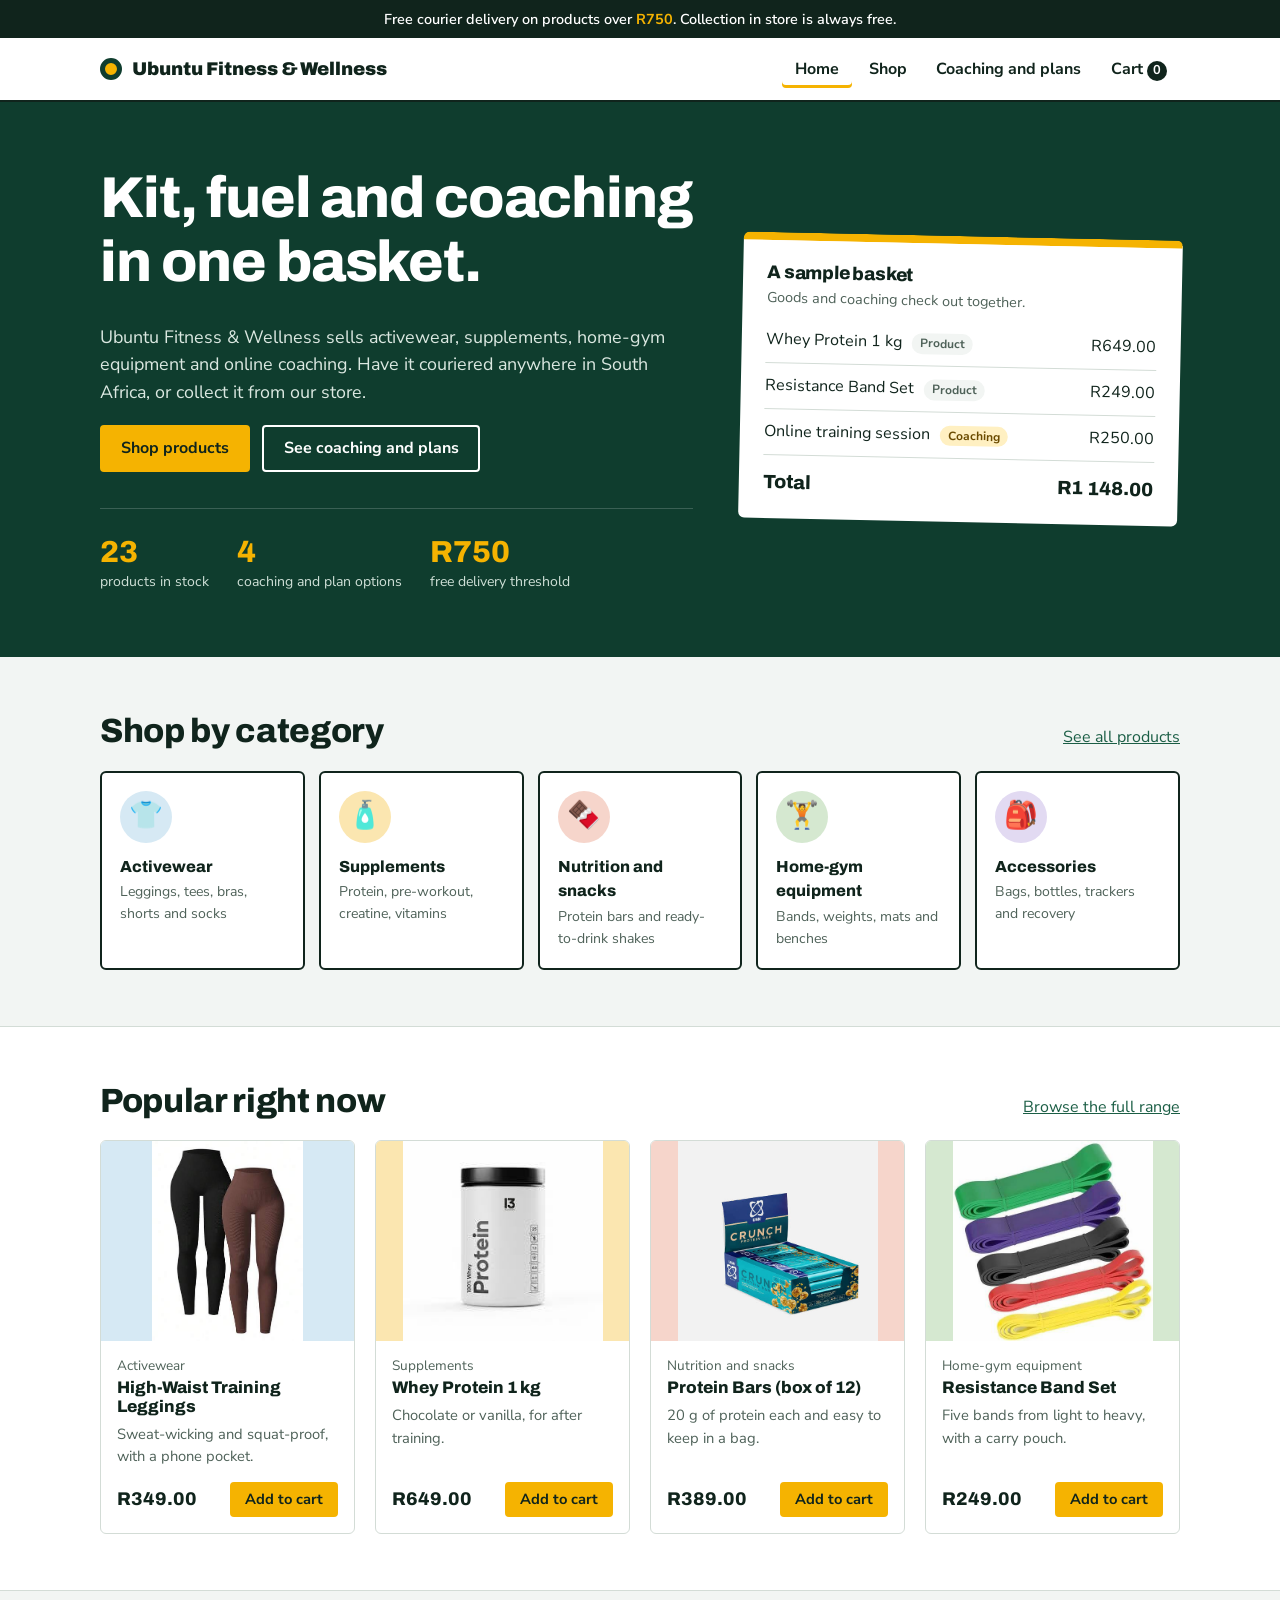
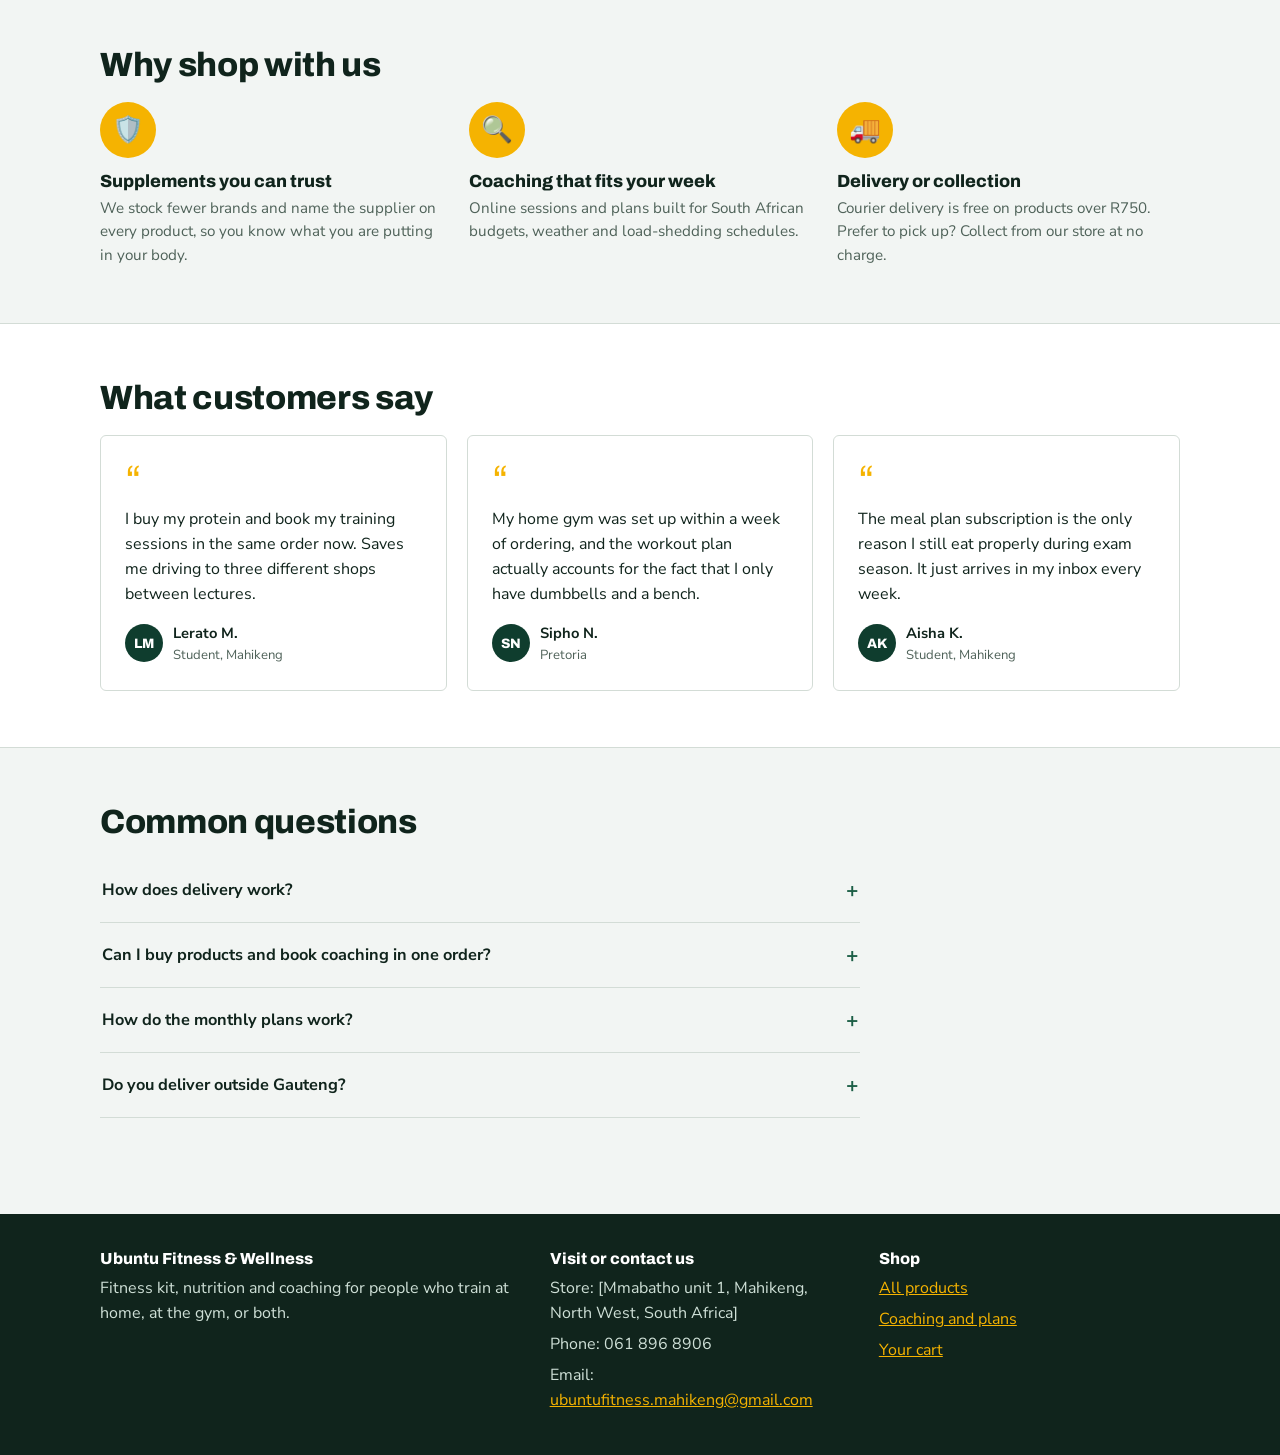
<file: index.html>
<!DOCTYPE html PUBLIC "-//W3C//DTD XHTML 1.0 Strict//EN" "http://www.w3.org/TR/xhtml1/DTD/xhtml1-strict.dtd">
<html xmlns="http://www.w3.org/1999/xhtml" xml:lang="en" lang="en">
<head>
  <meta http-equiv="Content-Type" content="text/html; charset=UTF-8" />
  <meta name="viewport" content="width=device-width, initial-scale=1" />
  <title>Ubuntu Fitness &amp; Wellness | Kit, fuel and coaching in one basket</title>
  <link rel="stylesheet" type="text/css" href="https://fonts.googleapis.com/css2?family=Archivo:wght@700;800;900&amp;family=Nunito+Sans:wght@400;600;700&amp;display=swap" />
  <link rel="stylesheet" type="text/css" href="css/style.css" />
</head>
<body>
  <div><a class="skip-link" href="#main">Skip to main content</a></div>

  <div class="promo-bar">
    <div class="wrap"><span>Free courier delivery on products over <strong>R750</strong>. Collection in store is always free.</span></div>
  </div>

  <div class="site-header">
    <div class="wrap header-inner">
      <a class="brand" href="index.html"><span class="brand-mark"></span>Ubuntu Fitness &amp; Wellness</a>
      <ul class="nav">
        <li><a class="active" href="index.html">Home</a></li>
        <li><a href="products.html">Shop</a></li>
        <li><a href="services.html">Coaching and plans</a></li>
        <li><a href="cart.html">Cart <span id="cart-count" class="cart-count">0</span></a></li>
      </ul>
    </div>
  </div>

  <div id="main">
    <div class="hero">
      <div class="wrap hero-grid">
        <div>
          <h1>Kit, fuel and coaching in one basket.</h1>
          <p>Ubuntu Fitness &amp; Wellness sells activewear, supplements, home-gym equipment and online coaching. Have it couriered anywhere in South Africa, or collect it from our store.</p>
          <div class="hero-actions">
            <a class="btn" href="products.html">Shop products</a>
            <a class="btn btn-outline" href="services.html">See coaching and plans</a>
          </div>
          <div class="stat-row">
            <div><span class="stat-num">23</span><span class="stat-label">products in stock</span></div>
            <div><span class="stat-num">4</span><span class="stat-label">coaching and plan options</span></div>
            <div><span class="stat-num">R750</span><span class="stat-label">free delivery threshold</span></div>
          </div>
        </div>

        <div class="basket-mock">
          <h2>A sample basket</h2>
          <p class="muted">Goods and coaching check out together.</p>
          <div class="mock-row"><span>Whey Protein 1 kg <span class="tag">Product</span></span><span>R649.00</span></div>
          <div class="mock-row"><span>Resistance Band Set <span class="tag">Product</span></span><span>R249.00</span></div>
          <div class="mock-row"><span>Online training session <span class="tag tag-service">Coaching</span></span><span>R250.00</span></div>
          <div class="mock-total"><span>Total</span><span>R1 148.00</span></div>
        </div>
      </div>
    </div>

    <div class="section">
      <div class="wrap">
        <div class="section-head">
          <h2>Shop by category</h2>
          <a href="products.html">See all products</a>
        </div>
        <div class="cat-grid">
          <a class="cat-tile" href="products.html?cat=activewear">
            <span class="cat-icon tile-activewear">&#128085;</span>
            <span class="cat-name">Activewear</span>
            <span class="cat-blurb">Leggings, tees, bras, shorts and socks</span>
          </a>
          <a class="cat-tile" href="products.html?cat=supplements">
            <span class="cat-icon tile-supplements">&#129524;</span>
            <span class="cat-name">Supplements</span>
            <span class="cat-blurb">Protein, pre-workout, creatine, vitamins</span>
          </a>
          <a class="cat-tile" href="products.html?cat=nutrition">
            <span class="cat-icon tile-nutrition">&#127851;</span>
            <span class="cat-name">Nutrition and snacks</span>
            <span class="cat-blurb">Protein bars and ready-to-drink shakes</span>
          </a>
          <a class="cat-tile" href="products.html?cat=equipment">
            <span class="cat-icon tile-equipment">&#127947;</span>
            <span class="cat-name">Home-gym equipment</span>
            <span class="cat-blurb">Bands, weights, mats and benches</span>
          </a>
          <a class="cat-tile" href="products.html?cat=accessories">
            <span class="cat-icon tile-accessories">&#127890;</span>
            <span class="cat-name">Accessories</span>
            <span class="cat-blurb">Bags, bottles, trackers and recovery</span>
          </a>
        </div>
      </div>
    </div>

    <div class="section band">
      <div class="wrap">
        <div class="section-head">
          <h2>Popular right now</h2>
          <a href="products.html">Browse the full range</a>
        </div>
        <div id="featured-grid" class="grid"></div>
        <noscript><p>Turn on JavaScript to see the products.</p></noscript>
      </div>
    </div>

    <div class="section">
      <div class="wrap">
        <h2>Why shop with us</h2>
        <div class="tile-grid">
          <div class="tile-feature">
            <span class="tile-icon">&#128737;&#65039;</span>
            <h3>Supplements you can trust</h3>
            <p>We stock fewer brands and name the supplier on every product, so you know what you are putting in your body.</p>
          </div>
          <div class="tile-feature">
            <span class="tile-icon">&#128269;</span>
            <h3>Coaching that fits your week</h3>
            <p>Online sessions and plans built for South African budgets, weather and load-shedding schedules.</p>
          </div>
          <div class="tile-feature">
            <span class="tile-icon">&#128666;</span>
            <h3>Delivery or collection</h3>
            <p>Courier delivery is free on products over R750. Prefer to pick up? Collect from our store at no charge.</p>
          </div>
        </div>
      </div>
    </div>

    <div class="section band">
      <div class="wrap">
        <h2>What customers say</h2>
        <div class="testimonials">
          <div class="testimonial">
            <span class="testimonial-mark">&#8220;</span>
            <p>I buy my protein and book my training sessions in the same order now. Saves me driving to three different shops between lectures.</p>
            <div class="testimonial-who">
              <span class="testimonial-avatar">LM</span>
              <span><span class="testimonial-name">Lerato M.</span><span class="testimonial-loc">Student, Mahikeng</span></span>
            </div>
          </div>
          <div class="testimonial">
            <span class="testimonial-mark">&#8220;</span>
            <p>My home gym was set up within a week of ordering, and the workout plan actually accounts for the fact that I only have dumbbells and a bench.</p>
            <div class="testimonial-who">
              <span class="testimonial-avatar">SN</span>
              <span><span class="testimonial-name">Sipho N.</span><span class="testimonial-loc">Pretoria</span></span>
            </div>
          </div>
          <div class="testimonial">
            <span class="testimonial-mark">&#8220;</span>
            <p>The meal plan subscription is the only reason I still eat properly during exam season. It just arrives in my inbox every week.</p>
            <div class="testimonial-who">
              <span class="testimonial-avatar">AK</span>
              <span><span class="testimonial-name">Aisha K.</span><span class="testimonial-loc">Student, Mahikeng</span></span>
            </div>
          </div>
        </div>
      </div>
    </div>

    <div class="section">
      <div class="wrap">
        <h2>Common questions</h2>
        <div class="faq-list">
          <div class="faq-item">
            <button type="button" class="faq-q">How does delivery work?<span class="faq-icon">+</span></button>
            <div class="faq-a"><p>Courier delivery costs R80 and is free once your products come to R750 or more. You can also collect from our store at no charge. Coaching and plans are never delivered, since there is nothing to ship.</p></div>
          </div>
          <div class="faq-item">
            <button type="button" class="faq-q">Can I buy products and book coaching in one order?<span class="faq-icon">+</span></button>
            <div class="faq-a"><p>Yes. Add anything from the shop and the coaching and plans page to the same cart, and pay for it all in one checkout.</p></div>
          </div>
          <div class="faq-item">
            <button type="button" class="faq-q">How do the monthly plans work?<span class="faq-icon">+</span></button>
            <div class="faq-a"><p>Meal and workout plan subscriptions renew monthly and you can cancel at any time. The personal training monthly package includes eight sessions, and unused sessions can roll over.</p></div>
          </div>
          <div class="faq-item">
            <button type="button" class="faq-q">Do you deliver outside Gauteng?<span class="faq-icon">+</span></button>
            <div class="faq-a"><p>Courier delivery covers South Africa. Delivery times are longer outside major metros, and bulky items like benches may take a little longer to arrive.</p></div>
          </div>
        </div>
      </div>
    </div>
  </div>

  <div class="site-footer">
    <div class="wrap footer-grid">
      <div>
        <h3>Ubuntu Fitness &amp; Wellness</h3>
        <p>Fitness kit, nutrition and coaching for people who train at home, at the gym, or both.</p>
      </div>
      <div>
        <h3>Visit or contact us</h3>
        <p>Store: [Mmabatho unit 1, Mahikeng, North West, South Africa]</p>
        <p>Phone: 061 896 8906</p>
        <p>Email: <a href="mailto:ubuntufitness.mahikeng@gmail.com">ubuntufitness.mahikeng@gmail.com</a></p>
      </div>
      <div>
        <h3>Shop</h3>
        <p><a href="products.html">All products</a></p>
        <p><a href="services.html">Coaching and plans</a></p>
        <p><a href="cart.html">Your cart</a></p>
      </div>
    </div>
  </div>

  <script type="text/javascript" src="js/products.js"></script>
  <script type="text/javascript" src="js/cart.js"></script>
  <script type="text/javascript" src="js/shop.js"></script>
  <script type="text/javascript" src="js/faq.js"></script>
</body>
</html>
</file>
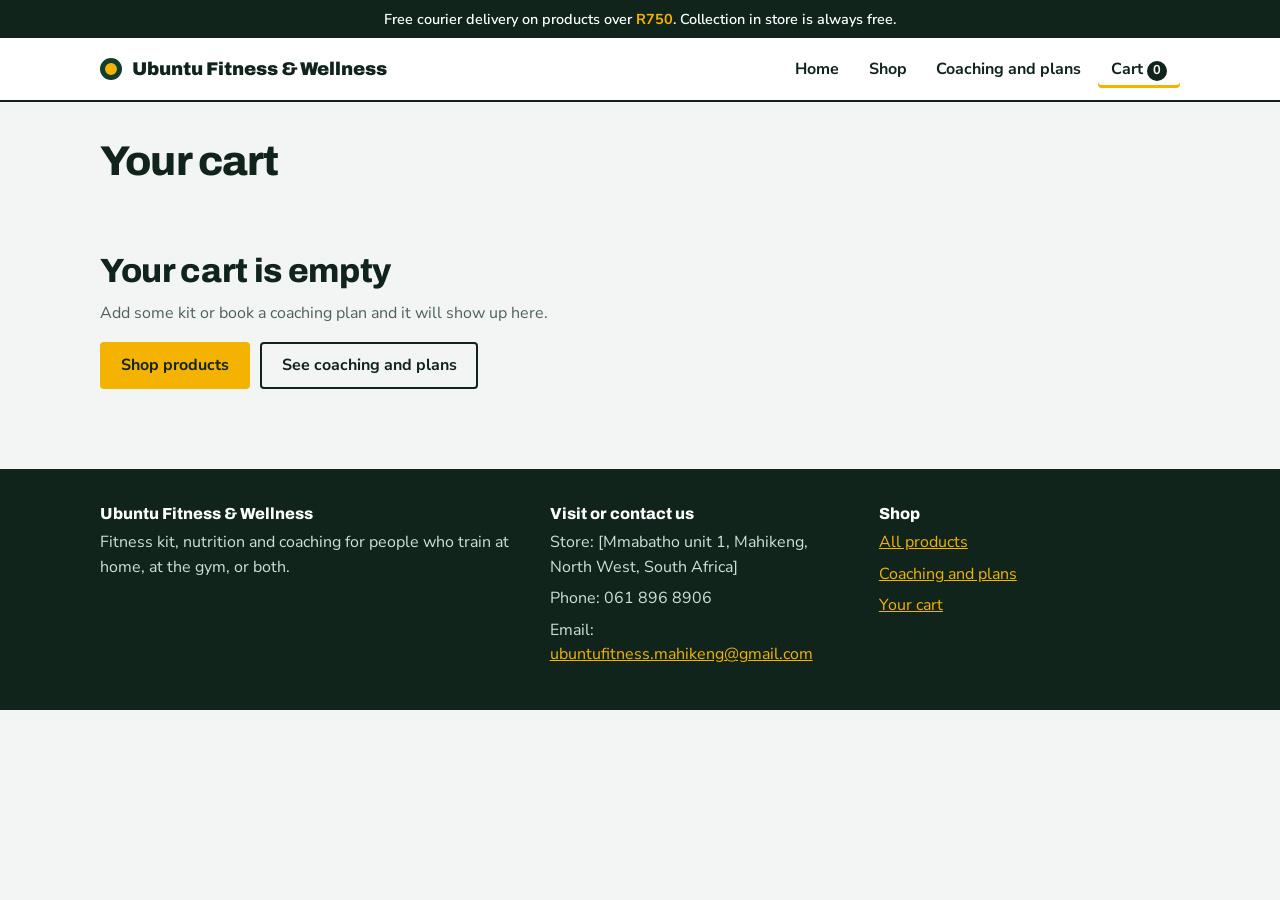
<file: cart.html>
<!DOCTYPE html PUBLIC "-//W3C//DTD XHTML 1.0 Strict//EN" "http://www.w3.org/TR/xhtml1/DTD/xhtml1-strict.dtd">
<html xmlns="http://www.w3.org/1999/xhtml" xml:lang="en" lang="en">
<head>
  <meta http-equiv="Content-Type" content="text/html; charset=UTF-8" />
  <meta name="viewport" content="width=device-width, initial-scale=1" />
  <title>Your cart | Ubuntu Fitness &amp; Wellness</title>
  <link rel="stylesheet" type="text/css" href="https://fonts.googleapis.com/css2?family=Archivo:wght@700;800;900&amp;family=Nunito+Sans:wght@400;600;700&amp;display=swap" />
  <link rel="stylesheet" type="text/css" href="css/style.css" />
</head>
<body>
  <div><a class="skip-link" href="#main">Skip to main content</a></div>

  <div class="promo-bar">
    <div class="wrap"><span>Free courier delivery on products over <strong>R750</strong>. Collection in store is always free.</span></div>
  </div>

  <div class="site-header">
    <div class="wrap header-inner">
      <a class="brand" href="index.html"><span class="brand-mark"></span>Ubuntu Fitness &amp; Wellness</a>
      <ul class="nav">
        <li><a href="index.html">Home</a></li>
        <li><a href="products.html">Shop</a></li>
        <li><a href="services.html">Coaching and plans</a></li>
        <li><a class="active" href="cart.html">Cart <span id="cart-count" class="cart-count">0</span></a></li>
      </ul>
    </div>
  </div>

  <div id="main">
    <div class="wrap page-head">
      <h1>Your cart</h1>
    </div>
    <div class="wrap">
      <div id="cart-content"></div>
      <noscript><p>Turn on JavaScript to use the shopping cart.</p></noscript>
    </div>
  </div>

  <div class="site-footer">
    <div class="wrap footer-grid">
      <div>
        <h3>Ubuntu Fitness &amp; Wellness</h3>
        <p>Fitness kit, nutrition and coaching for people who train at home, at the gym, or both.</p>
      </div>
      <div>
        <h3>Visit or contact us</h3>
        <p>Store: [Mmabatho unit 1, Mahikeng, North West, South Africa]</p>
        <p>Phone: 061 896 8906</p>
        <p>Email: <a href="mailto:ubuntufitness.mahikeng@gmail.com">ubuntufitness.mahikeng@gmail.com</a></p>
      </div>
      <div>
        <h3>Shop</h3>
        <p><a href="products.html">All products</a></p>
        <p><a href="services.html">Coaching and plans</a></p>
        <p><a href="cart.html">Your cart</a></p>
      </div>
    </div>
  </div>

  <script type="text/javascript" src="js/products.js"></script>
  <script type="text/javascript" src="js/cart.js"></script>
  <script type="text/javascript" src="js/cartpage.js"></script>
</body>
</html>
</file>
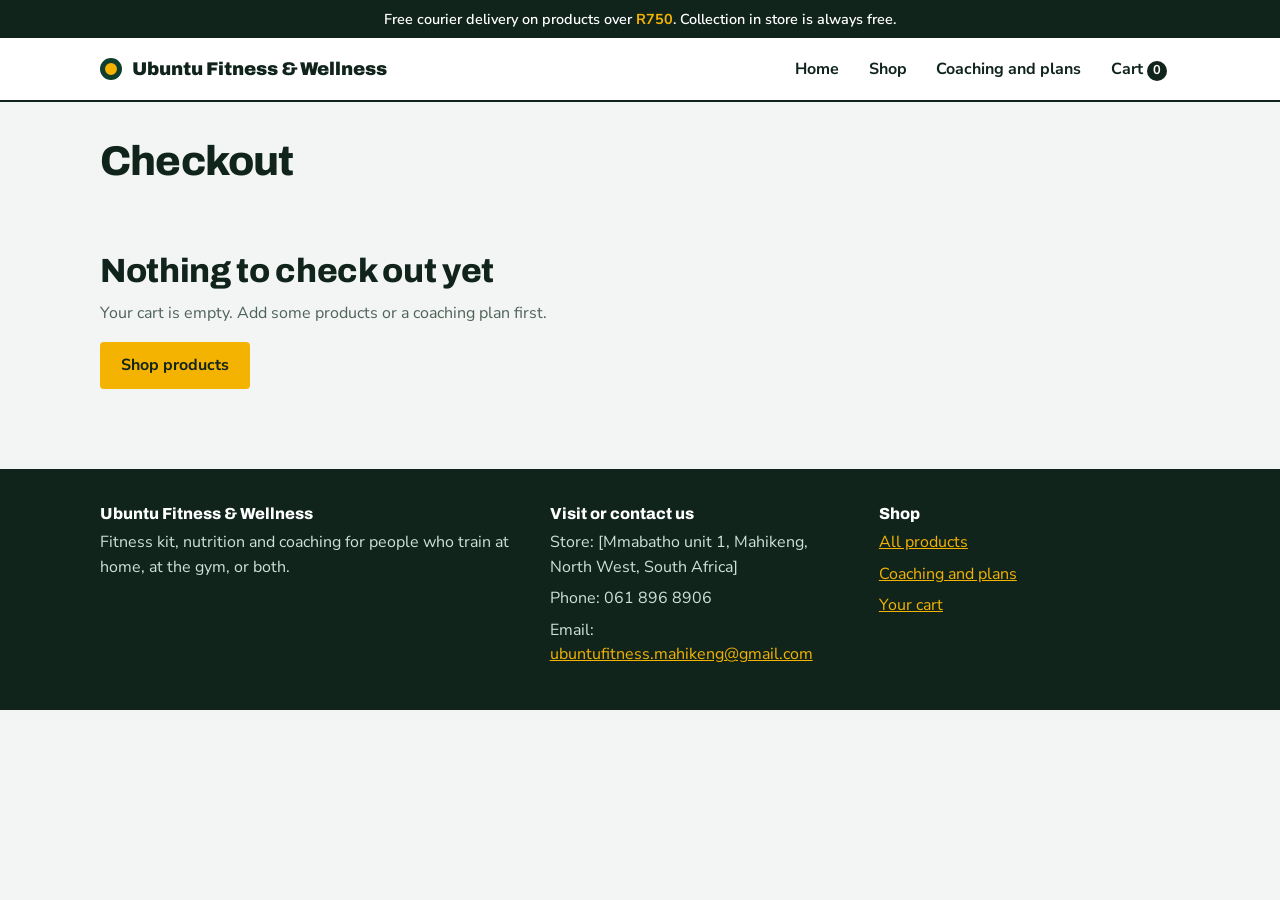
<file: checkout.html>
<!DOCTYPE html PUBLIC "-//W3C//DTD XHTML 1.0 Strict//EN" "http://www.w3.org/TR/xhtml1/DTD/xhtml1-strict.dtd">
<html xmlns="http://www.w3.org/1999/xhtml" xml:lang="en" lang="en">
<head>
  <meta http-equiv="Content-Type" content="text/html; charset=UTF-8" />
  <meta name="viewport" content="width=device-width, initial-scale=1" />
  <title>Checkout | Ubuntu Fitness &amp; Wellness</title>
  <link rel="stylesheet" type="text/css" href="https://fonts.googleapis.com/css2?family=Archivo:wght@700;800;900&amp;family=Nunito+Sans:wght@400;600;700&amp;display=swap" />
  <link rel="stylesheet" type="text/css" href="css/style.css" />
</head>
<body>
  <div><a class="skip-link" href="#main">Skip to main content</a></div>

  <div class="promo-bar">
    <div class="wrap"><span>Free courier delivery on products over <strong>R750</strong>. Collection in store is always free.</span></div>
  </div>

  <div class="site-header">
    <div class="wrap header-inner">
      <a class="brand" href="index.html"><span class="brand-mark"></span>Ubuntu Fitness &amp; Wellness</a>
      <ul class="nav">
        <li><a href="index.html">Home</a></li>
        <li><a href="products.html">Shop</a></li>
        <li><a href="services.html">Coaching and plans</a></li>
        <li><a href="cart.html">Cart <span id="cart-count" class="cart-count">0</span></a></li>
      </ul>
    </div>
  </div>

  <div id="main">
    <div class="wrap page-head">
      <h1>Checkout</h1>
    </div>

    <div class="wrap">
      <div id="checkout-empty" class="hidden">
        <h2>Nothing to check out yet</h2>
        <p class="muted">Your cart is empty. Add some products or a coaching plan first.</p>
        <a class="btn" href="products.html">Shop products</a>
      </div>

      <div id="checkout-grid" class="checkout-grid">
        <form id="checkout-form" action="checkout.html" method="post">

          <fieldset class="fs">
            <legend>Your details</legend>
            <div class="field">
              <label for="f-name">Full name</label>
              <input type="text" id="f-name" name="name" maxlength="80" />
              <span id="err-name" class="field-error"></span>
            </div>
            <div class="field">
              <label for="f-email">Email address</label>
              <input type="text" id="f-email" name="email" maxlength="120" />
              <span id="err-email" class="field-error"></span>
            </div>
            <div class="field">
              <label for="f-phone">Cell phone number</label>
              <input type="text" id="f-phone" name="phone" maxlength="20" />
              <span id="err-phone" class="field-error"></span>
            </div>
          </fieldset>

          <fieldset id="delivery-fieldset" class="fs">
            <legend>Delivery</legend>
            <div class="choice">
              <input type="radio" id="d-courier" name="delivery" value="courier" checked="checked" />
              <label for="d-courier">Courier delivery. R80, or free when your products come to R750 or more.</label>
            </div>
            <div class="choice">
              <input type="radio" id="d-collect" name="delivery" value="collect" />
              <label for="d-collect">Collect in store. Free.</label>
            </div>

            <div id="address-block">
              <div class="field">
                <label for="f-street">Street address</label>
                <input type="text" id="f-street" name="street" maxlength="100" />
                <span id="err-street" class="field-error"></span>
              </div>
              <div class="field-row">
                <div class="field">
                  <label for="f-suburb">Suburb</label>
                  <input type="text" id="f-suburb" name="suburb" maxlength="60" />
                  <span id="err-suburb" class="field-error"></span>
                </div>
                <div class="field">
                  <label for="f-city">City or town</label>
                  <input type="text" id="f-city" name="city" maxlength="60" />
                  <span id="err-city" class="field-error"></span>
                </div>
              </div>
              <div class="field-row">
                <div class="field">
                  <label for="f-province">Province</label>
                  <select id="f-province" name="province">
                    <option value="">Choose a province</option>
                    <option value="Eastern Cape">Eastern Cape</option>
                    <option value="Free State">Free State</option>
                    <option value="Gauteng">Gauteng</option>
                    <option value="KwaZulu-Natal">KwaZulu-Natal</option>
                    <option value="Limpopo">Limpopo</option>
                    <option value="Mpumalanga">Mpumalanga</option>
                    <option value="North West">North West</option>
                    <option value="Northern Cape">Northern Cape</option>
                    <option value="Western Cape">Western Cape</option>
                  </select>
                  <span id="err-province" class="field-error"></span>
                </div>
                <div class="field">
                  <label for="f-postal">Postal code</label>
                  <input type="text" id="f-postal" name="postal" maxlength="4" />
                  <span id="err-postal" class="field-error"></span>
                </div>
              </div>
            </div>
          </fieldset>

          <fieldset class="fs">
            <legend>Payment</legend>
            <p class="hint">  We accept Visa and Mastercard. Your payment is processed securely and your card details are never stored.</p>
            <div class="field">
              <label for="f-cardnumber">Card number</label>
              <input type="text" id="f-cardnumber" name="cardnumber" maxlength="23" />
              <span id="err-cardnumber" class="field-error"></span>
            </div>
            <div class="field">
              <label for="f-cardname">Name on card</label>
              <input type="text" id="f-cardname" name="cardname" maxlength="80" />
              <span id="err-cardname" class="field-error"></span>
            </div>
            <div class="field-row">
              <div class="field">
                <label for="f-expiry">Expiry (MM/YY)</label>
                <input type="text" id="f-expiry" name="expiry" maxlength="5" />
                <span id="err-expiry" class="field-error"></span>
              </div>
              <div class="field">
                <label for="f-cvv">Security code (CVV)</label>
                <input type="text" id="f-cvv" name="cvv" maxlength="4" />
                <span id="err-cvv" class="field-error"></span>
              </div>
            </div>
          </fieldset>

          <div>
            <p id="form-message" class="notice hidden"></p>
            <button type="submit" id="pay-btn" class="btn btn-wide">Pay now</button>
          </div>
        </form>

        <div id="order-summary" class="summary"></div>
      </div>
      <noscript><p>Turn on JavaScript to use the checkout.</p></noscript>
    </div>
  </div>

  <div class="site-footer">
    <div class="wrap footer-grid">
      <div>
        <h3>Ubuntu Fitness &amp; Wellness</h3>
        <p>Fitness kit, nutrition and coaching for people who train at home, at the gym, or both.</p>
      </div>
      <div>
        <h3>Visit or contact us</h3>
        <p>Store: [Mmabatho unit 1, Mahikeng, North West, South Africa]</p>
        <p>Phone: 061 896 8906</p>
        <p>Email: <a href="mailto:ubuntufitness.mahikeng@gmail.com">ubuntufitness.mahikeng@gmail.com</a></p>
      </div>
      <div>
        <h3>Shop</h3>
        <p><a href="products.html">All products</a></p>
        <p><a href="services.html">Coaching and plans</a></p>
        <p><a href="cart.html">Your cart</a></p>
      </div>
    </div>
  </div>

  <script type="text/javascript" src="js/products.js"></script>
  <script type="text/javascript" src="js/cart.js"></script>
  <script type="text/javascript" src="js/checkout.js"></script>
</body>
</html>
</file>
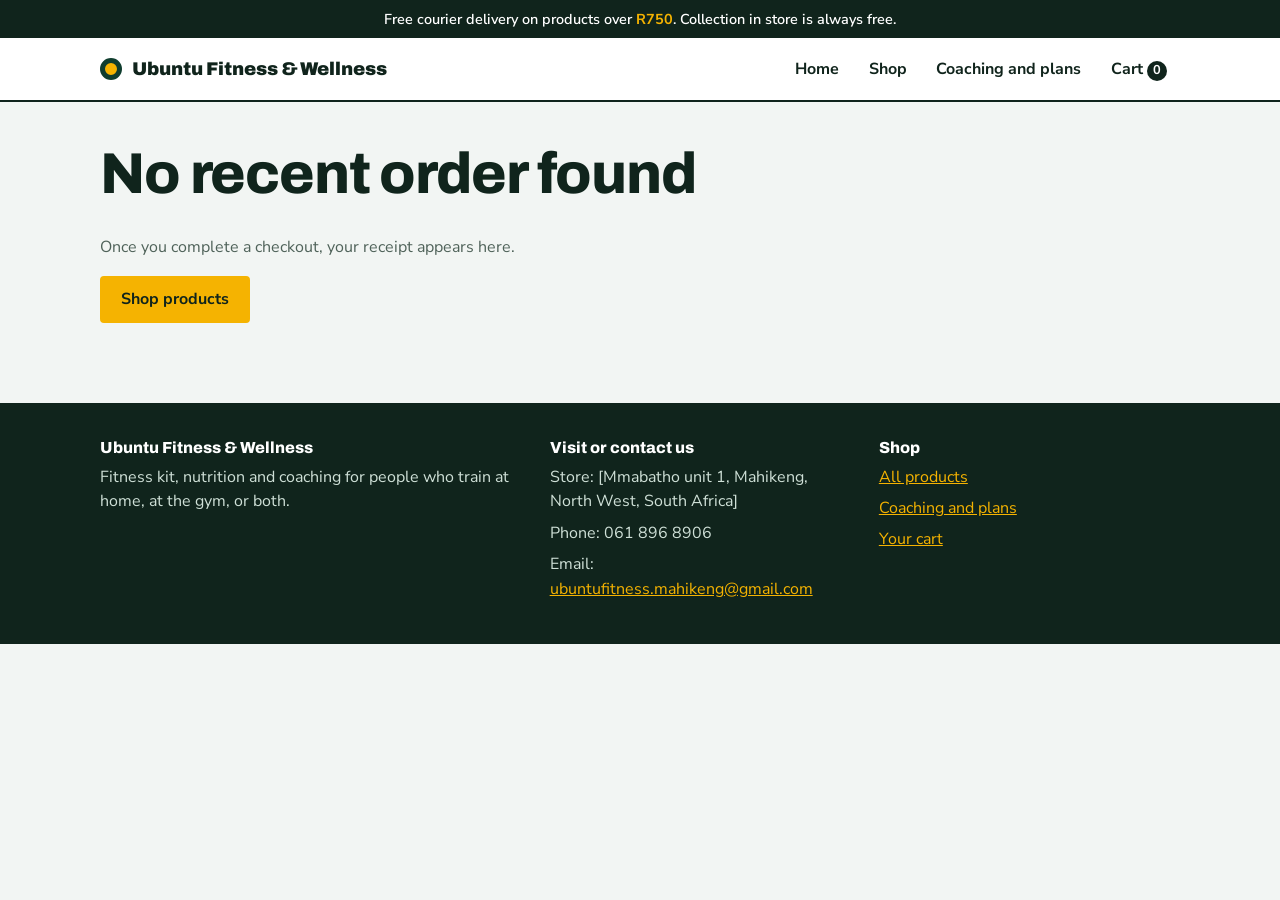
<file: confirmation.html>
<!DOCTYPE html PUBLIC "-//W3C//DTD XHTML 1.0 Strict//EN" "http://www.w3.org/TR/xhtml1/DTD/xhtml1-strict.dtd">
<html xmlns="http://www.w3.org/1999/xhtml" xml:lang="en" lang="en">
<head>
  <meta http-equiv="Content-Type" content="text/html; charset=UTF-8" />
  <meta name="viewport" content="width=device-width, initial-scale=1" />
  <title>Order confirmed | Ubuntu Fitness &amp; Wellness</title>
  <link rel="stylesheet" type="text/css" href="https://fonts.googleapis.com/css2?family=Archivo:wght@700;800;900&amp;family=Nunito+Sans:wght@400;600;700&amp;display=swap" />
  <link rel="stylesheet" type="text/css" href="css/style.css" />
</head>
<body>
  <div><a class="skip-link" href="#main">Skip to main content</a></div>

  <div class="promo-bar">
    <div class="wrap"><span>Free courier delivery on products over <strong>R750</strong>. Collection in store is always free.</span></div>
  </div>

  <div class="site-header">
    <div class="wrap header-inner">
      <a class="brand" href="index.html"><span class="brand-mark"></span>Ubuntu Fitness &amp; Wellness</a>
      <ul class="nav">
        <li><a href="index.html">Home</a></li>
        <li><a href="products.html">Shop</a></li>
        <li><a href="services.html">Coaching and plans</a></li>
        <li><a href="cart.html">Cart <span id="cart-count" class="cart-count">0</span></a></li>
      </ul>
    </div>
  </div>

  <div id="main">
    <div class="wrap">
      <div id="confirmation"></div>
      <noscript><p>Turn on JavaScript to see your order receipt.</p></noscript>
    </div>
  </div>

  <div class="site-footer">
    <div class="wrap footer-grid">
      <div>
        <h3>Ubuntu Fitness &amp; Wellness</h3>
        <p>Fitness kit, nutrition and coaching for people who train at home, at the gym, or both.</p>
      </div>
      <div>
        <h3>Visit or contact us</h3>
        <p>Store: [Mmabatho unit 1, Mahikeng, North West, South Africa]</p>
        <p>Phone: 061 896 8906</p>
        <p>Email: <a href="mailto:ubuntufitness.mahikeng@gmail.com">ubuntufitness.mahikeng@gmail.com</a></p>
      </div>
      <div>
        <h3>Shop</h3>
        <p><a href="products.html">All products</a></p>
        <p><a href="services.html">Coaching and plans</a></p>
        <p><a href="cart.html">Your cart</a></p>
      </div>
    </div>
  </div>

  <script type="text/javascript" src="js/products.js"></script>
  <script type="text/javascript" src="js/cart.js"></script>
  <script type="text/javascript" src="js/confirmation.js"></script>
</body>
</html>
</file>
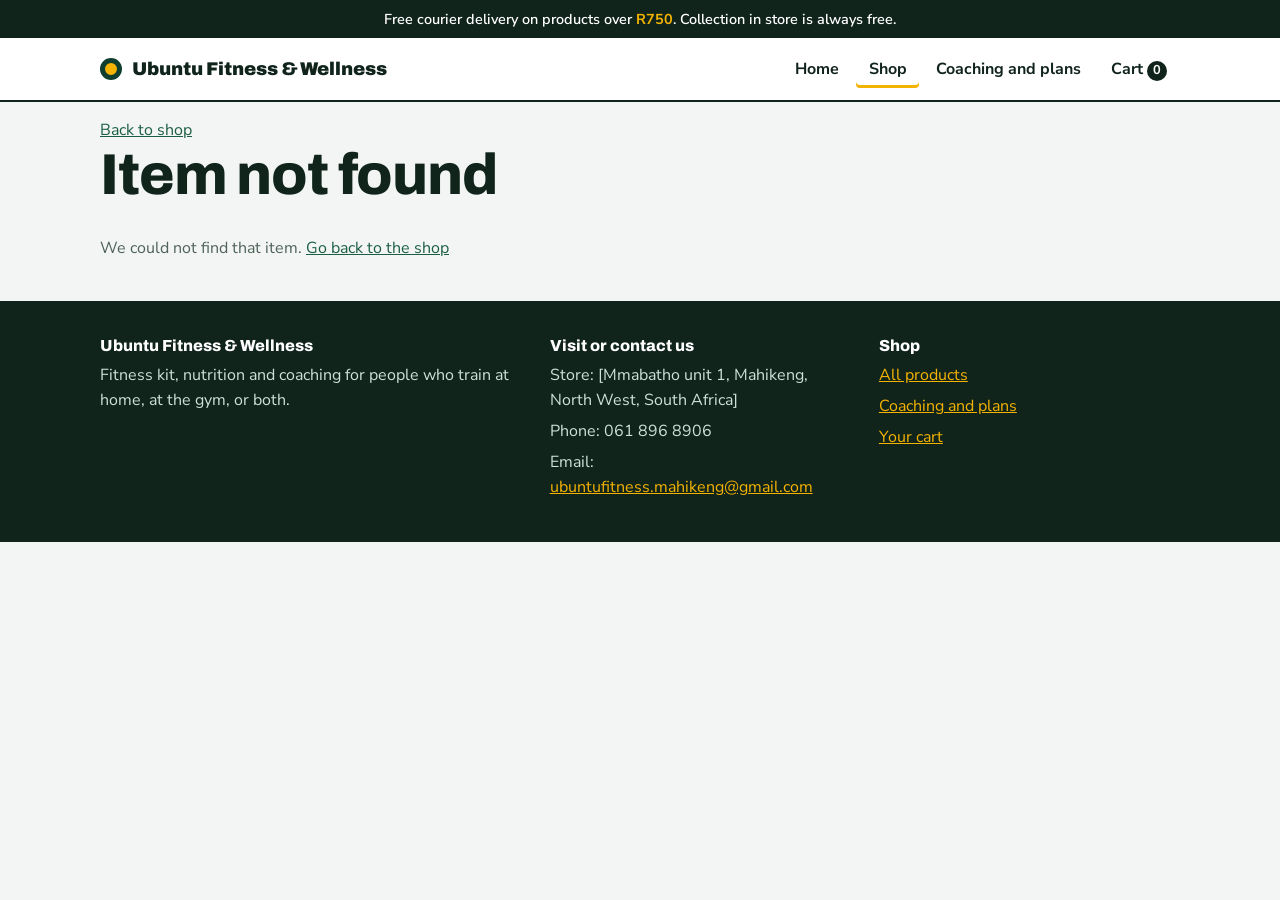
<file: product.html>
<!DOCTYPE html>
<html lang="en">
<head>
  <meta charset="UTF-8" />
  <meta name="viewport" content="width=device-width, initial-scale=1" />
  <title>Item | Ubuntu Fitness &amp; Wellness</title>
  <link rel="stylesheet" type="text/css" href="https://fonts.googleapis.com/css2?family=Archivo:wght@700;800;900&amp;family=Nunito+Sans:wght@400;600;700&amp;display=swap" />
  <link rel="stylesheet" type="text/css" href="css/style.css" />
  <style>
    /* Styles for this page only. Move them into css/style.css if you prefer. */
    .pd { display: grid; grid-template-columns: 1fr 1fr; gap: 32px; margin: 24px 0 48px; }
    .pd-main { width: 100%; aspect-ratio: 1 / 1; object-fit: cover; border-radius: 8px; background: #f0f0f0; display: block; }
    .pd-icon { display: flex; align-items: center; justify-content: center; font-size: 96px; }
    .pd-thumbs { display: flex; gap: 8px; margin-top: 10px; flex-wrap: wrap; }
    .pd-thumb { width: 72px; height: 72px; padding: 0; border: 2px solid transparent; border-radius: 6px; overflow: hidden; cursor: pointer; background: none; }
    .pd-thumb img { width: 100%; height: 100%; object-fit: cover; display: block; }
    .pd-thumb.is-active { border-color: #111; }
    .pd-thumb:focus-visible { outline: 3px solid #1a73e8; outline-offset: 2px; }
    .pd-price { font-size: 1.8rem; font-weight: 800; margin: 8px 0 16px; }
    .pd-buy { display: flex; gap: 12px; align-items: flex-end; margin: 24px 0 8px; flex-wrap: wrap; }
    .pd-qty { width: 90px; }
    .pd-details { padding-left: 20px; }
    .pd-back { display: inline-block; margin-top: 16px; }
    @media (max-width: 760px) { .pd { grid-template-columns: 1fr; } }
  </style>
</head>
<body>
  <div><a class="skip-link" href="#main">Skip to main content</a></div>

  <div class="promo-bar">
    <div class="wrap"><span>Free courier delivery on products over <strong>R750</strong>. Collection in store is always free.</span></div>
  </div>

  <div class="site-header">
    <div class="wrap header-inner">
      <a class="brand" href="index.html"><span class="brand-mark"></span>Ubuntu Fitness &amp; Wellness</a>
      <ul class="nav">
        <li><a href="index.html">Home</a></li>
        <li><a class="active" href="products.html">Shop</a></li>
        <li><a href="services.html">Coaching and plans</a></li>
        <li><a href="cart.html">Cart <span id="cart-count" class="cart-count">0</span></a></li>
      </ul>
    </div>
  </div>

  <div id="main">
    <div class="wrap">
      <a class="pd-back" href="products.html">Back to shop</a>
      <div id="product-detail"></div>
      <noscript><p>Turn on JavaScript to see this item.</p></noscript>
    </div>
  </div>

  <div class="site-footer">
    <div class="wrap footer-grid">
      <div>
        <h3>Ubuntu Fitness &amp; Wellness</h3>
        <p>Fitness kit, nutrition and coaching for people who train at home, at the gym, or both.</p>
      </div>
      <div>
        <h3>Visit or contact us</h3>
        <p>Store: [Mmabatho unit 1, Mahikeng, North West, South Africa]</p>
        <p>Phone: 061 896 8906</p>
        <p>Email: <a href="mailto:ubuntufitness.mahikeng@gmail.com">ubuntufitness.mahikeng@gmail.com</a></p>
      </div>
      <div>
        <h3>Shop</h3>
        <p><a href="products.html">All products</a></p>
        <p><a href="services.html">Coaching and plans</a></p>
        <p><a href="cart.html">Your cart</a></p>
      </div>
    </div>
  </div>

  <script type="text/javascript" src="js/products.js"></script>
  <script type="text/javascript" src="js/cart.js"></script>
  <script type="text/javascript" src="js/product.js"></script>
</body>
</html>
</file>
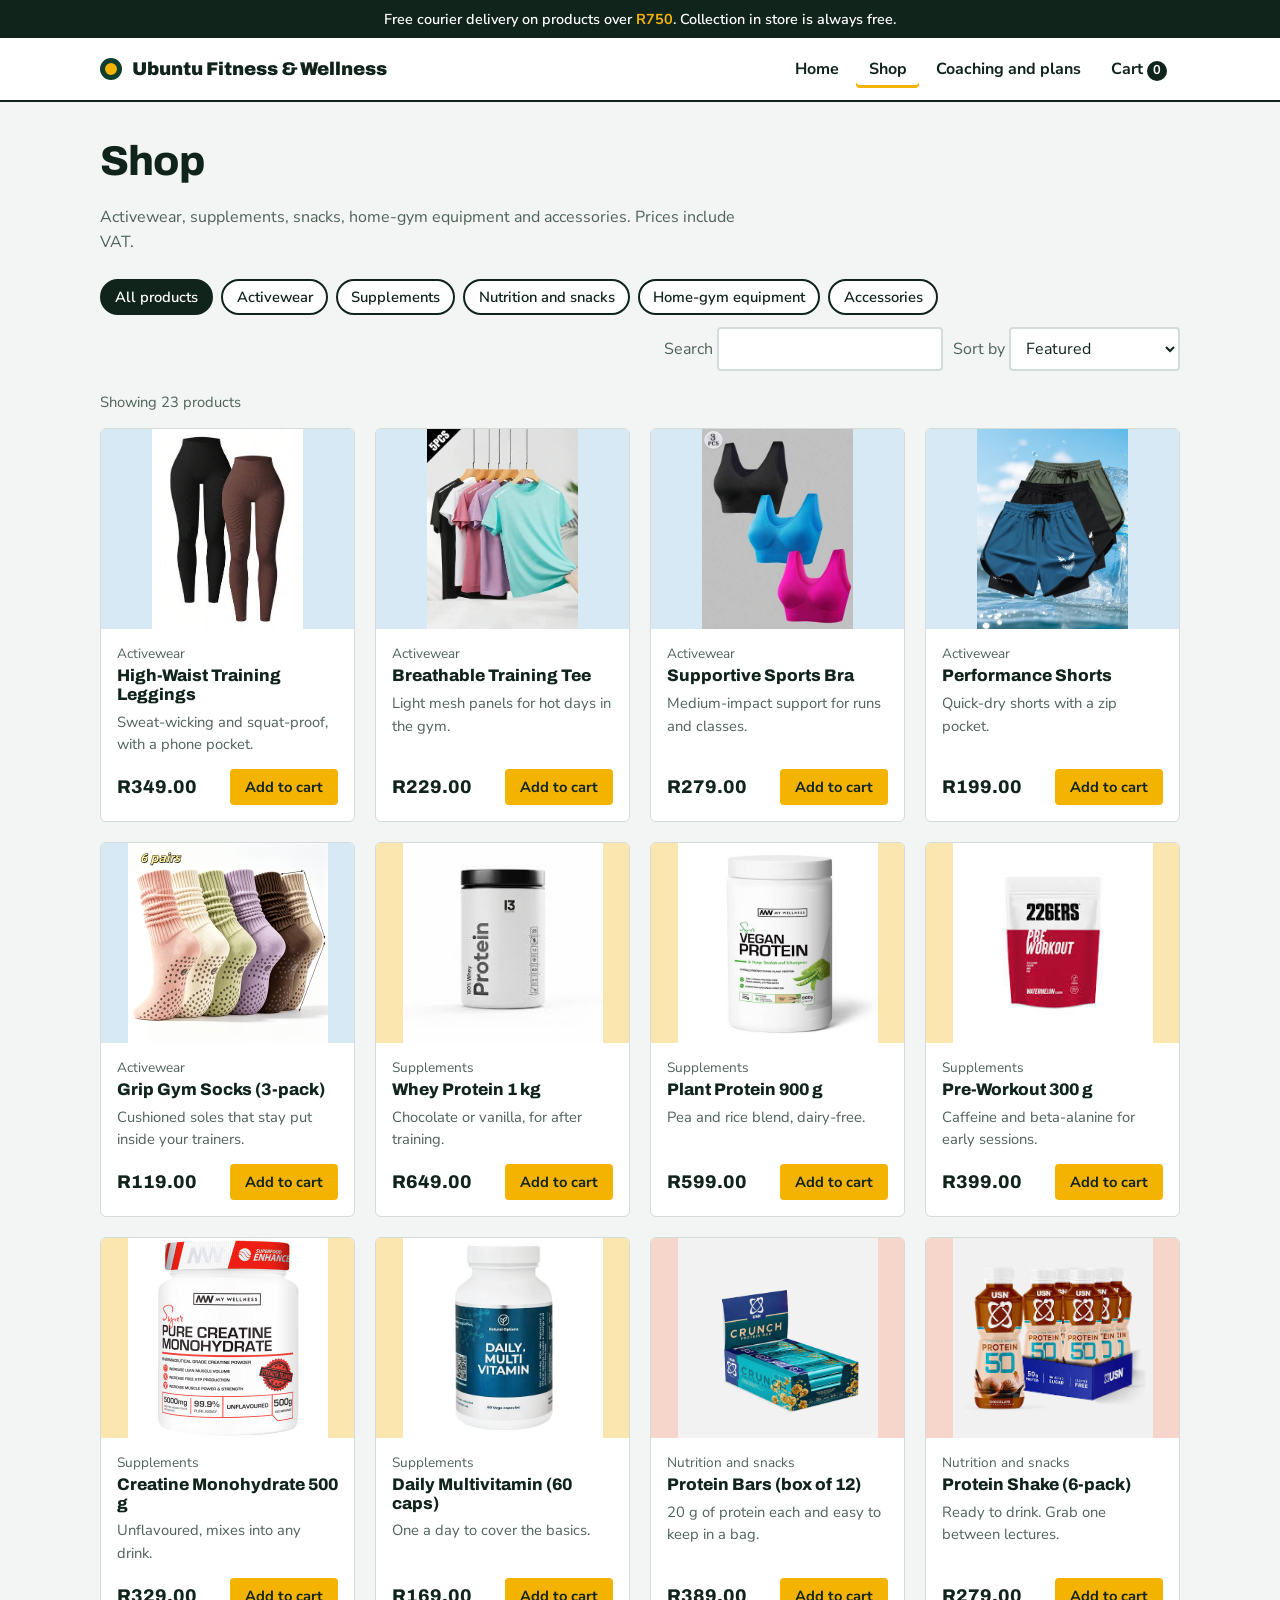
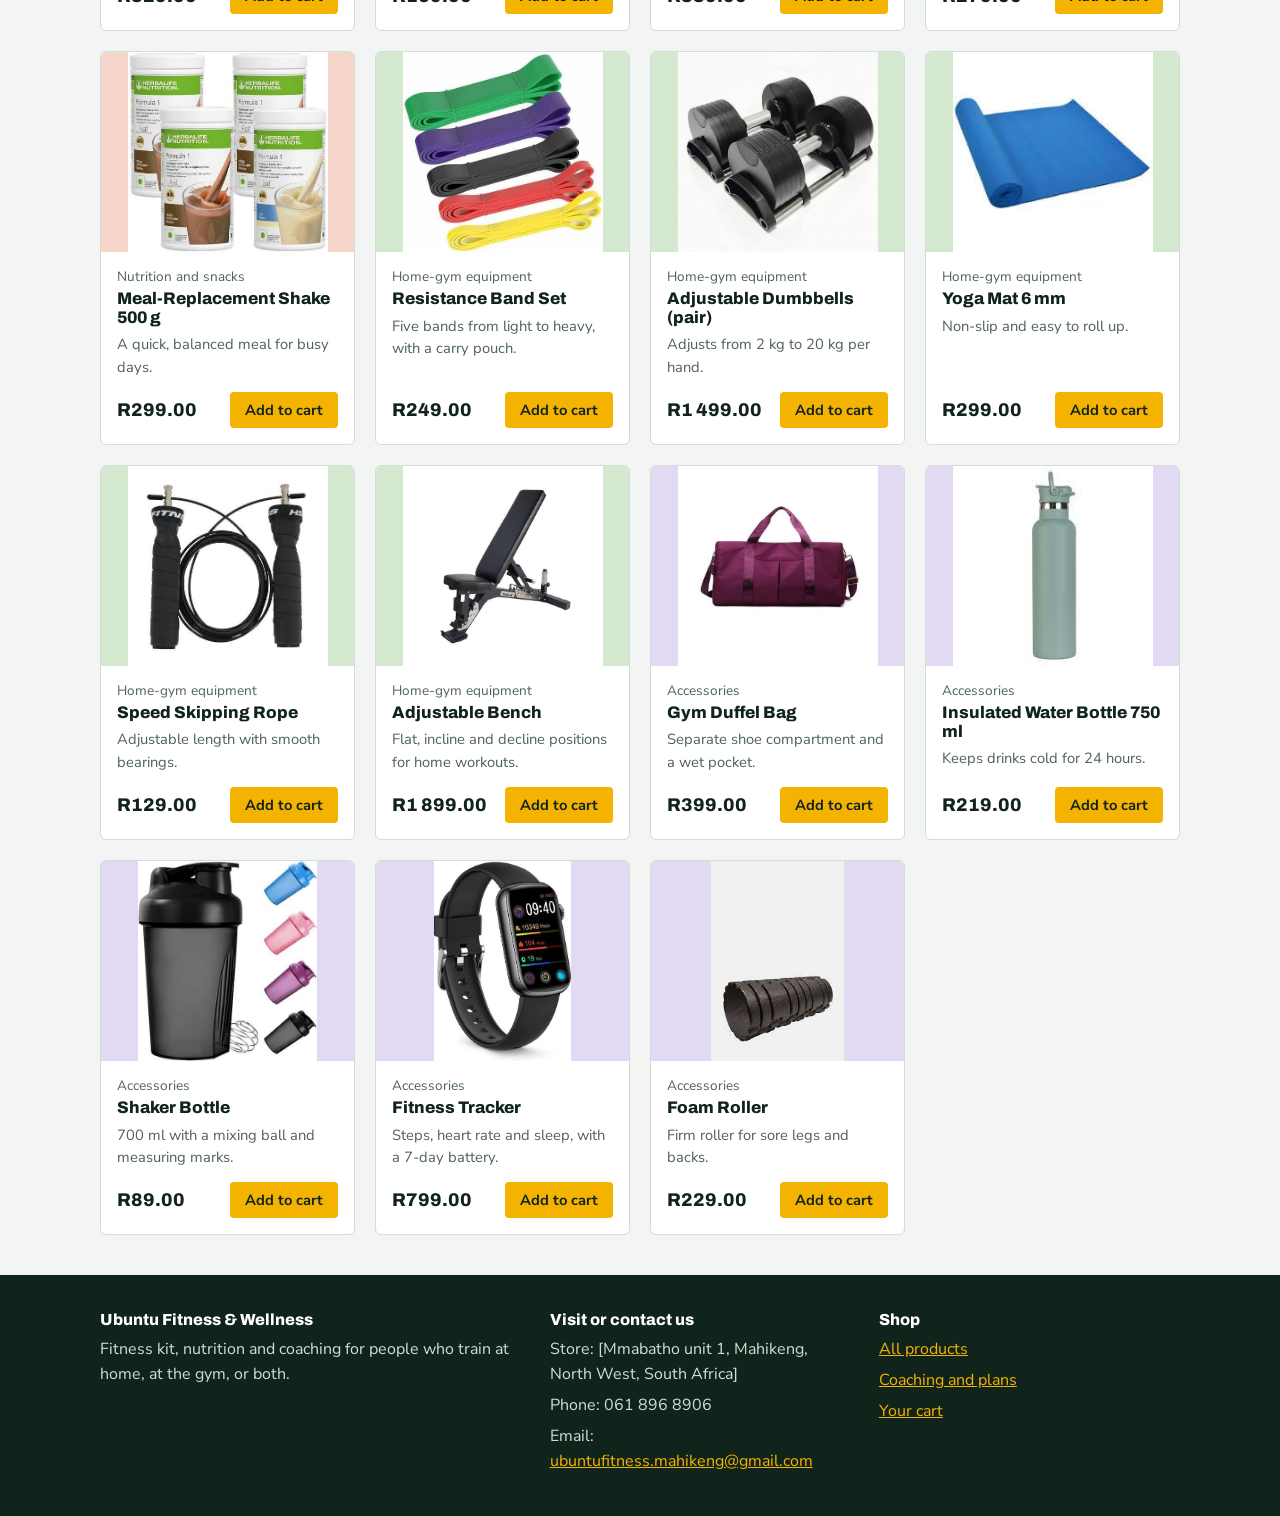
<file: products.html>
<!DOCTYPE html PUBLIC "-//W3C//DTD XHTML 1.0 Strict//EN" "http://www.w3.org/TR/xhtml1/DTD/xhtml1-strict.dtd">
<html xmlns="http://www.w3.org/1999/xhtml" xml:lang="en" lang="en">
<head>
  <meta http-equiv="Content-Type" content="text/html; charset=UTF-8" />
  <meta name="viewport" content="width=device-width, initial-scale=1" />
  <title>Shop | Ubuntu Fitness &amp; Wellness</title>
  <link rel="stylesheet" type="text/css" href="https://fonts.googleapis.com/css2?family=Archivo:wght@700;800;900&amp;family=Nunito+Sans:wght@400;600;700&amp;display=swap" />
  <link rel="stylesheet" type="text/css" href="css/style.css" />
</head>
<body>
  <div><a class="skip-link" href="#main">Skip to main content</a></div>

  <div class="promo-bar">
    <div class="wrap"><span>Free courier delivery on products over <strong>R750</strong>. Collection in store is always free.</span></div>
  </div>

  <div class="site-header">
    <div class="wrap header-inner">
      <a class="brand" href="index.html"><span class="brand-mark"></span>Ubuntu Fitness &amp; Wellness</a>
      <ul class="nav">
        <li><a href="index.html">Home</a></li>
        <li><a class="active" href="products.html">Shop</a></li>
        <li><a href="services.html">Coaching and plans</a></li>
        <li><a href="cart.html">Cart <span id="cart-count" class="cart-count">0</span></a></li>
      </ul>
    </div>
  </div>

  <div id="main">
    <div class="wrap page-head">
      <h1>Shop</h1>
      <p class="muted">Activewear, supplements, snacks, home-gym equipment and accessories. Prices include VAT.</p>
    </div>

    <div class="wrap">
      <div class="toolbar">
        <div id="filter-chips" class="chips"></div>
        <div class="toolbar-controls">
          <div>
            <label for="search" class="muted">Search </label>
            <input type="text" id="search" class="input" maxlength="60" />
          </div>
          <div>
            <label for="sort" class="muted">Sort by </label>
            <select id="sort" class="input">
              <option value="featured">Featured</option>
              <option value="price-asc">Price: low to high</option>
              <option value="price-desc">Price: high to low</option>
              <option value="name">Name: A to Z</option>
            </select>
          </div>
        </div>
      </div>

      <p id="result-count" class="result-count"></p>
      <div id="product-grid" class="grid"></div>
      <noscript><p>Turn on JavaScript to see the products.</p></noscript>
    </div>
  </div>

  <div class="site-footer">
    <div class="wrap footer-grid">
      <div>
        <h3>Ubuntu Fitness &amp; Wellness</h3>
        <p>Fitness kit, nutrition and coaching for people who train at home, at the gym, or both.</p>
      </div>
      <div>
        <h3>Visit or contact us</h3>
        <p>Store: [Mmabatho unit 1, Mahikeng, North West, South Africa]</p>
        <p>Phone: 061 896 8906</p>
        <p>Email: <a href="mailto:ubuntufitness.mahikeng@gmail.com">ubuntufitness.mahikeng@gmail.com</a></p>
      </div>
      <div>
        <h3>Shop</h3>
        <p><a href="products.html">All products</a></p>
        <p><a href="services.html">Coaching and plans</a></p>
        <p><a href="cart.html">Your cart</a></p>
      </div>
    </div>
  </div>

  <script type="text/javascript" src="js/products.js"></script>
  <script type="text/javascript" src="js/cart.js"></script>
  <script type="text/javascript" src="js/shop.js"></script>
</body>
</html>
</file>
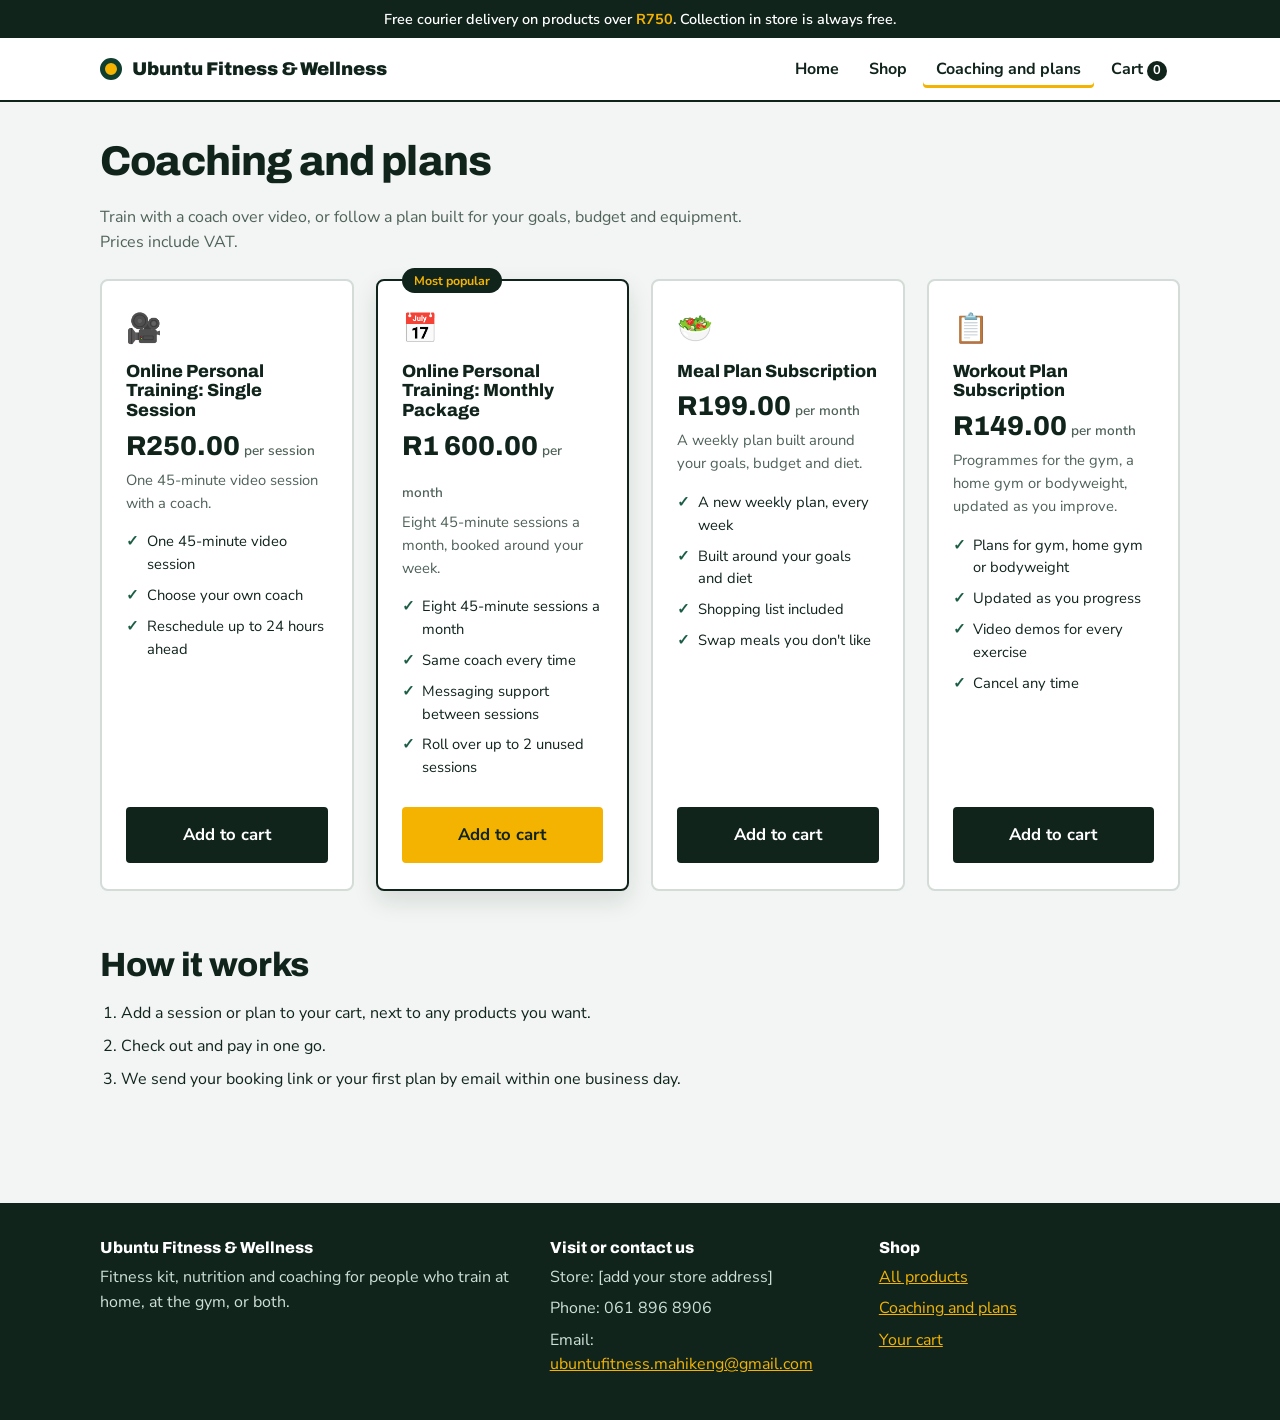
<file: services.html>
<!DOCTYPE html PUBLIC "-//W3C//DTD XHTML 1.0 Strict//EN" "http://www.w3.org/TR/xhtml1/DTD/xhtml1-strict.dtd">
<html xmlns="http://www.w3.org/1999/xhtml" xml:lang="en" lang="en">
<head>
  <meta http-equiv="Content-Type" content="text/html; charset=UTF-8" />
  <meta name="viewport" content="width=device-width, initial-scale=1" />
  <title>Coaching and plans | Ubuntu Fitness &amp; Wellness</title>
  <link rel="stylesheet" type="text/css" href="https://fonts.googleapis.com/css2?family=Archivo:wght@700;800;900&amp;family=Nunito+Sans:wght@400;600;700&amp;display=swap" />
  <link rel="stylesheet" type="text/css" href="css/style.css" />
</head>
<body>
  <div><a class="skip-link" href="#main">Skip to main content</a></div>

  <div class="promo-bar">
    <div class="wrap"><span>Free courier delivery on products over <strong>R750</strong>. Collection in store is always free.</span></div>
  </div>

  <div class="site-header">
    <div class="wrap header-inner">
      <a class="brand" href="index.html"><span class="brand-mark"></span>Ubuntu Fitness &amp; Wellness</a>
      <ul class="nav">
        <li><a href="index.html">Home</a></li>
        <li><a href="products.html">Shop</a></li>
        <li><a class="active" href="services.html">Coaching and plans</a></li>
        <li><a href="cart.html">Cart <span id="cart-count" class="cart-count">0</span></a></li>
      </ul>
    </div>
  </div>

  <div id="main">
    <div class="wrap page-head">
      <h1>Coaching and plans</h1>
      <p class="muted">Train with a coach over video, or follow a plan built for your goals, budget and equipment. Prices include VAT.</p>
    </div>

    <div class="wrap">
      <div id="service-grid" class="tier-grid"></div>
      <noscript><p>Turn on JavaScript to see the coaching and plans.</p></noscript>
    </div>

    <div class="section">
      <div class="wrap">
        <h2>How it works</h2>
        <ol class="steps">
          <li>Add a session or plan to your cart, next to any products you want.</li>
          <li>Check out and pay in one go.</li>
          <li>We send your booking link or your first plan by email within one business day.</li>
        </ol>
      </div>
    </div>
  </div>

  <div class="site-footer">
    <div class="wrap footer-grid">
      <div>
        <h3>Ubuntu Fitness &amp; Wellness</h3>
        <p>Fitness kit, nutrition and coaching for people who train at home, at the gym, or both.</p>
      </div>
      <div>
        <h3>Visit or contact us</h3>
        <p>Store: [add your store address]</p>
        <p>Phone: 061 896 8906</p>
        <p>Email: <a href="mailto:ubuntufitness.mahikeng@gmail.com">ubuntufitness.mahikeng@gmail.com</a></p>
      </div>
      <div>
        <h3>Shop</h3>
        <p><a href="products.html">All products</a></p>
        <p><a href="services.html">Coaching and plans</a></p>
        <p><a href="cart.html">Your cart</a></p>
      </div>
    </div>
  </div>

  <script type="text/javascript" src="js/products.js"></script>
  <script type="text/javascript" src="js/cart.js"></script>
  <script type="text/javascript" src="js/shop.js"></script>
</body>
</html>
</file>
<file: css/style.css>
/* ==========================================================
   Ubuntu Fitness & Wellness - shared stylesheet
   Every page links to this one file, so a change here changes
   the whole site. Colours and fonts are set once in :root.
   ========================================================== */

:root {
  --ink: #10241c;
  --pine: #1b5e45;
  --pine-dark: #0f3d2e;
  --sun: #f5b301;
  --sun-dark: #d99b00;
  --ember: #e2472b;
  --ember-dark: #bd3520;
  --mist: #f2f5f3;
  --line: #d3dcd6;
  --white: #ffffff;
  --danger: #b3261e;
  --muted: #4f6259;
  --font-head: "Archivo", "Arial Black", "Helvetica Neue", Arial, sans-serif;
  --font-body: "Nunito Sans", "Segoe UI", Helvetica, Arial, sans-serif;
}

* { box-sizing: border-box; }

html { -webkit-text-size-adjust: 100%; }

body {
  margin: 0;
  font-family: var(--font-body);
  font-size: 1rem;
  line-height: 1.55;
  color: var(--ink);
  background: var(--mist);
}

a { color: var(--pine); }
img { max-width: 100%; }

h1, h2, h3 {
  font-family: var(--font-head);
  font-weight: 800;
  line-height: 1.12;
  margin: 0 0 0.5em;
}
h1 { font-size: clamp(2.2rem, 5vw, 3.6rem); letter-spacing: -0.02em; }
h2 { font-size: clamp(1.5rem, 3vw, 2.1rem); letter-spacing: -0.01em; }
h3 { font-size: 1.1rem; }
p  { margin: 0 0 1em; max-width: 65ch; }

:focus-visible { outline: 3px solid var(--pine); outline-offset: 2px; }

.wrap { max-width: 1120px; margin: 0 auto; padding: 0 20px; }
.hidden { display: none; }
.muted { color: var(--muted); }

.skip-link { position: absolute; left: -999px; top: 0; }
.skip-link:focus { left: 10px; top: 10px; background: var(--white); padding: 8px 12px; z-index: 100; }

/* ---------- Promo bar ---------- */
.promo-bar { background: var(--ink); color: var(--white); text-align: center; }
.promo-bar .wrap { display: flex; align-items: center; justify-content: center; gap: 10px; padding: 8px 20px; font-size: 0.9rem; font-weight: 600; }
.promo-bar strong { color: var(--sun); }

/* ---------- Header and navigation ---------- */
.site-header {
  background: var(--white);
  border-bottom: 2px solid var(--ink);
  position: sticky;
  top: 0;
  z-index: 20;
}
.header-inner {
  display: flex;
  align-items: center;
  justify-content: space-between;
  flex-wrap: wrap;
  gap: 8px 16px;
  padding-top: 12px;
  padding-bottom: 12px;
}
.brand {
  display: flex;
  align-items: center;
  gap: 10px;
  font-family: var(--font-head);
  font-weight: 900;
  font-size: 1.15rem;
  color: var(--ink);
  text-decoration: none;
}
.brand-mark {
  display: inline-block;
  width: 22px;
  height: 22px;
  border-radius: 50%;
  background: var(--sun);
  border: 5px solid var(--pine-dark);
}
.nav { list-style: none; display: flex; flex-wrap: wrap; gap: 4px; margin: 0; padding: 0; }
.nav a {
  display: block;
  padding: 0.4em 0.8em;
  color: var(--ink);
  font-weight: 700;
  text-decoration: none;
  border-radius: 4px;
}
.nav a:hover { background: var(--mist); }
.nav a.active { box-shadow: inset 0 -3px 0 var(--sun); }
.cart-count {
  display: inline-block;
  min-width: 1.6em;
  padding: 0 0.4em;
  text-align: center;
  font-size: 0.8rem;
  border-radius: 99px;
  background: var(--ink);
  color: var(--white);
}
.cart-count.has-items { background: var(--sun); color: var(--ink); }

/* ---------- Buttons ---------- */
.btn {
  display: inline-block;
  padding: 0.65em 1.2em;
  font: 700 1rem var(--font-body);
  color: var(--ink);
  background: var(--sun);
  border: 2px solid var(--sun);
  border-radius: 4px;
  cursor: pointer;
  text-decoration: none;
}
.btn:hover { background: var(--sun-dark); border-color: var(--sun-dark); }
.btn-outline { background: transparent; color: inherit; border-color: currentColor; }
.btn-outline:hover { background: rgba(255, 255, 255, 0.12); border-color: currentColor; }
.btn-dark { background: var(--ink); color: var(--white); border-color: var(--ink); }
.btn-dark:hover { background: var(--pine-dark); border-color: var(--pine-dark); }
.btn-small { padding: 0.4em 0.9em; font-size: 0.92rem; }
.btn-wide { width: 100%; padding: 0.85em 1.2em; font-size: 1.05rem; }
.btn[disabled] { opacity: 0.6; cursor: wait; }
.link-button {
  background: none; border: 0; padding: 0; font: inherit;
  color: var(--pine); text-decoration: underline; cursor: pointer;
}

/* ---------- Home page hero ---------- */
.hero { background: var(--pine-dark); color: var(--white); padding: 64px 0; }
.hero :focus-visible { outline-color: var(--sun); }
.hero-grid {
  display: grid;
  grid-template-columns: 1.15fr 0.85fr;
  gap: 48px;
  align-items: center;
}
.hero h1 { color: var(--white); }
.hero p { color: #dbe8e1; font-size: 1.12rem; }
.hero-actions { display: flex; flex-wrap: wrap; gap: 12px; margin-top: 8px; }

.stat-row { display: flex; flex-wrap: wrap; gap: 28px; margin-top: 36px; padding-top: 28px; border-top: 1px solid rgba(255, 255, 255, 0.18); }
.stat-num { display: block; font-family: var(--font-head); font-weight: 800; font-size: 1.9rem; color: var(--sun); line-height: 1; }
.stat-label { display: block; margin-top: 4px; font-size: 0.88rem; color: #cfe0d7; }

.basket-mock {
  background: var(--white);
  color: var(--ink);
  border-radius: 6px;
  border-top: 8px solid var(--sun);
  padding: 22px 24px;
}
.basket-mock h2 { font-size: 1.15rem; margin-bottom: 0.2em; }
.basket-mock .muted { color: var(--muted); font-size: 0.9rem; margin-bottom: 0.6em; }
.mock-row {
  display: flex;
  justify-content: space-between;
  align-items: baseline;
  gap: 12px;
  padding: 10px 0;
  border-bottom: 1px solid var(--line);
}
.mock-total {
  display: flex;
  justify-content: space-between;
  padding-top: 12px;
  font-family: var(--font-head);
  font-weight: 800;
  font-size: 1.2rem;
}
.tag {
  display: inline-block;
  margin-left: 6px;
  padding: 1px 8px;
  font-size: 0.75rem;
  font-weight: 700;
  border-radius: 99px;
  background: var(--mist);
  color: var(--muted);
}
.tag-service { background: #fff0c2; color: #6b4b00; }

/* ---------- Sections ---------- */
.section { padding: 56px 0; }
.band { background: var(--white); border-top: 1px solid var(--line); border-bottom: 1px solid var(--line); }
.section-head { display: flex; justify-content: space-between; align-items: baseline; flex-wrap: wrap; gap: 8px; margin-bottom: 20px; }
.section-head h2 { margin: 0; }
.page-head { padding-top: 36px; padding-bottom: 8px; }
.page-head h1 { font-size: clamp(1.9rem, 4vw, 2.6rem); }

.cat-grid { display: grid; grid-template-columns: repeat(auto-fit, minmax(170px, 1fr)); gap: 14px; }
.cat-tile {
  display: block;
  padding: 18px;
  color: var(--ink);
  text-decoration: none;
  background: var(--white);
  border: 2px solid var(--ink);
  border-radius: 6px;
}
.cat-tile:hover { background: var(--ink); color: var(--white); }
.cat-tile:hover .cat-blurb { color: #cfe0d7; }
.cat-icon {
  display: flex; align-items: center; justify-content: center;
  width: 52px; height: 52px; margin-bottom: 12px;
  font-size: 1.7rem; border-radius: 50%;
}
.cat-name { display: block; font-family: var(--font-head); font-weight: 800; margin-bottom: 2px; }
.cat-blurb { display: block; font-size: 0.88rem; color: var(--muted); }

.features { display: grid; grid-template-columns: repeat(auto-fit, minmax(240px, 1fr)); gap: 28px; }
.feature { border-left: 6px solid var(--sun); padding-left: 16px; }
.feature p { margin-bottom: 0; color: var(--muted); }

/* ---------- Icon-circle feature tiles ---------- */
.tile-grid { display: grid; grid-template-columns: repeat(auto-fit, minmax(220px, 1fr)); gap: 26px; }
.tile-feature { text-align: left; }
.tile-icon {
  display: flex; align-items: center; justify-content: center;
  width: 56px; height: 56px; margin-bottom: 14px;
  font-size: 1.6rem; border-radius: 50%;
  background: var(--sun); color: var(--ink);
}
.tile-feature h3 { margin-bottom: 0.3em; }
.tile-feature p { margin-bottom: 0; color: var(--muted); font-size: 0.95rem; }

/* ---------- Testimonials ---------- */
.testimonials { display: grid; grid-template-columns: repeat(auto-fit, minmax(260px, 1fr)); gap: 20px; }
.testimonial { background: var(--white); border: 1px solid var(--line); border-radius: 6px; padding: 24px; }
.testimonial-mark { display: block; font-family: var(--font-head); font-size: 2.6rem; line-height: 1; color: var(--sun); margin-bottom: 6px; }
.testimonial p { color: var(--ink); margin-bottom: 14px; }
.testimonial-who { display: flex; align-items: center; gap: 10px; }
.testimonial-avatar {
  display: flex; align-items: center; justify-content: center;
  width: 38px; height: 38px; border-radius: 50%;
  background: var(--pine-dark); color: var(--white);
  font-family: var(--font-head); font-weight: 800; font-size: 0.85rem;
}
.testimonial-name { font-weight: 700; font-size: 0.92rem; }
.testimonial-loc { display: block; font-size: 0.82rem; color: var(--muted); }

/* ---------- Pricing-style tier cards (coaching and plans) ---------- */
.tier-grid { display: grid; grid-template-columns: repeat(auto-fit, minmax(240px, 1fr)); gap: 22px; align-items: stretch; }
.tier-card {
  position: relative;
  display: flex; flex-direction: column;
  background: var(--white);
  border: 2px solid var(--line);
  border-radius: 8px;
  padding: 26px 24px;
}
.tier-card.is-popular { border-color: var(--ink); box-shadow: 0 10px 24px rgba(16, 36, 28, 0.12); }
.tier-badge {
  position: absolute; top: -13px; left: 24px;
  padding: 3px 12px; border-radius: 99px;
  background: var(--ink); color: var(--sun);
  font-size: 0.78rem; font-weight: 700;
}
.tier-icon { font-size: 1.8rem; margin-bottom: 10px; }
.tier-card h3 { margin-bottom: 4px; }
.tier-price { font-family: var(--font-head); font-weight: 800; font-size: 1.7rem; margin-bottom: 2px; }
.tier-unit { font-family: var(--font-body); font-weight: 600; font-size: 0.85rem; color: var(--muted); }
.tier-desc { color: var(--muted); font-size: 0.92rem; margin-bottom: 16px; }
.tier-list { list-style: none; margin: 0 0 20px; padding: 0; flex: 1; }
.tier-list li { position: relative; padding-left: 1.4em; margin-bottom: 8px; font-size: 0.92rem; }
.tier-list li::before { content: "\2713"; position: absolute; left: 0; color: var(--pine); font-weight: 700; }

/* ---------- FAQ accordion ---------- */
.faq-list { max-width: 760px; }
.faq-item { border-bottom: 1px solid var(--line); }
.faq-q {
  display: flex; align-items: center; justify-content: space-between; gap: 16px;
  width: 100%; padding: 18px 2px;
  background: none; border: 0;
  font: 700 1.02rem var(--font-body); color: var(--ink);
  text-align: left; cursor: pointer;
}
.faq-icon { flex: none; font-size: 1.3rem; color: var(--pine); transition: transform 0.2s; }
.faq-q[aria-expanded="true"] .faq-icon { transform: rotate(45deg); }
.faq-a { max-height: 0; overflow: hidden; transition: max-height 0.2s ease; }
.faq-a p { padding: 0 2px 18px; margin: 0; color: var(--muted); max-width: 70ch; }
@media (prefers-reduced-motion: reduce) {
  .faq-a { transition: none; }
  .faq-icon { transition: none; }
}

/* ---------- Category tile colours (used on cards and category tiles) ---------- */
.tile-activewear   { background: #d6e9f4; }
.tile-supplements  { background: #fbe6b0; }
.tile-nutrition    { background: #f6d5cb; }
.tile-equipment    { background: #d5e8d0; }
.tile-accessories  { background: #e2daf2; }
.tile-service      { background: #cfe3da; }

/* ---------- Product grid and cards ---------- */
.toolbar { display: flex; flex-wrap: wrap; align-items: center; gap: 12px 20px; margin-bottom: 20px; }
.chips { display: flex; flex-wrap: wrap; gap: 8px; }
.chip {
  padding: 0.4em 0.9em;
  font: 600 0.92rem var(--font-body);
  color: var(--ink);
  background: var(--white);
  border: 2px solid var(--ink);
  border-radius: 99px;
  cursor: pointer;
}
.chip:hover { background: var(--mist); }
.chip.is-active { background: var(--ink); color: var(--white); }
.toolbar-controls { display: flex; flex-wrap: wrap; gap: 10px; margin-left: auto; }
.input {
  padding: 0.5em 0.7em;
  font: inherit;
  color: var(--ink);
  background: var(--white);
  border: 2px solid var(--line);
  border-radius: 4px;
}
.result-count { color: var(--muted); font-size: 0.92rem; margin-bottom: 14px; }

.grid { display: grid; grid-template-columns: repeat(auto-fill, minmax(230px, 1fr)); gap: 20px; }
.card {
  display: flex;
  flex-direction: column;
  overflow: hidden;
  background: var(--white);
  border: 1px solid var(--line);
  border-radius: 6px;
  transition: transform 0.2s ease, box-shadow 0.2s ease;
}
.card:hover,
.card:focus-within {
  transform: translateY(-4px);
  box-shadow: 0 8px 20px rgba(0, 0, 0, 0.12);
}
.card-tile { display: flex; align-items: center; justify-content: center; height: 200px; overflow: hidden; }
.card-tile img {
  width: 100%;
  height: 100%;
  object-fit: contain;
  object-position: center;
  transition: transform 0.3s ease;
}
.card:hover .card-tile img,
.card:focus-within .card-tile img {
  transform: scale(1.08);
}
.card-icon { font-size: 3.6rem; line-height: 1; }
.card-icon { font-size: 3.6rem; line-height: 1; }
.card-body { display: flex; flex-direction: column; flex: 1; padding: 14px 16px 16px; }
.card-cat { margin: 0 0 0.2em; font-size: 0.85rem; color: var(--muted); }
.card-title { margin: 0 0 0.35em; font-size: 1.05rem; }
.card-desc { flex: 1; margin-bottom: 0.9em; font-size: 0.92rem; color: var(--muted); }
.card-foot { display: flex; align-items: center; justify-content: space-between; gap: 10px; }
.price { font-family: var(--font-head); font-weight: 800; font-size: 1.15rem; }
.price-unit { font-family: var(--font-body); font-size: 0.8rem; font-weight: 600; color: var(--muted); }

.empty { padding: 40px 0; }
.empty h2 { margin-bottom: 0.3em; }

.steps { padding-left: 1.3em; max-width: 60ch; }
.steps li { margin-bottom: 0.5em; }

/* ---------- Cart ---------- */
.cart-grid { display: grid; grid-template-columns: 1fr 330px; gap: 28px; align-items: start; }
.table-scroll { overflow-x: auto; }
.cart-table { width: 100%; border-collapse: collapse; background: var(--white); border: 1px solid var(--line); }
.cart-table th, .cart-table td { padding: 12px 14px; text-align: left; border-bottom: 1px solid var(--line); vertical-align: middle; }
.cart-table th { font-family: var(--font-head); font-size: 0.9rem; background: var(--mist); }
.cart-table .num { text-align: right; white-space: nowrap; }
.item-name { font-weight: 700; }
.item-sub { display: block; font-size: 0.85rem; color: var(--muted); }
.qty { display: inline-flex; align-items: center; gap: 8px; }
.qty button {
  width: 32px; height: 32px;
  font: 700 1.1rem var(--font-body);
  color: var(--ink); background: var(--white);
  border: 2px solid var(--ink); border-radius: 4px; cursor: pointer;
}
.qty button:hover { background: var(--mist); }
.qty-value { min-width: 1.5em; text-align: center; font-weight: 700; }
.cart-actions { display: flex; flex-wrap: wrap; gap: 12px; align-items: center; margin-top: 16px; }

.summary {
  position: sticky;
  top: 84px;
  background: var(--white);
  border: 2px solid var(--ink);
  border-radius: 6px;
  padding: 20px;
}
.summary h2 { font-size: 1.2rem; }
.sum-row { display: flex; justify-content: space-between; gap: 12px; padding: 5px 0; }
.sum-row.sum-small { font-size: 0.88rem; color: var(--muted); }
.sum-total {
  display: flex; justify-content: space-between;
  margin-top: 8px; padding-top: 12px;
  border-top: 2px solid var(--ink);
  font-family: var(--font-head); font-weight: 800; font-size: 1.25rem;
}
.summary-lines { list-style: none; margin: 0 0 10px; padding: 0; }
.summary-lines li { display: flex; justify-content: space-between; gap: 12px; padding: 6px 0; border-bottom: 1px solid var(--line); font-size: 0.94rem; }

/* ---------- Checkout form ---------- */
.checkout-grid { display: grid; grid-template-columns: 1.4fr 1fr; gap: 28px; align-items: start; }
.fs { margin: 0 0 18px; padding: 16px 18px 8px; background: var(--white); border: 1px solid var(--line); border-radius: 6px; }
.fs legend { padding: 0 8px; font-family: var(--font-head); font-weight: 800; font-size: 1.05rem; }
.field { margin-bottom: 12px; }
.field label { display: block; margin-bottom: 4px; font-weight: 700; font-size: 0.95rem; }
.field input, .field select {
  width: 100%;
  padding: 0.6em 0.7em;
  font: inherit;
  color: var(--ink);
  background: var(--white);
  border: 2px solid var(--line);
  border-radius: 4px;
}
.field input.invalid, .field select.invalid { border-color: var(--danger); }
.field-error { display: block; min-height: 1.2em; margin-top: 3px; font-size: 0.85rem; color: var(--danger); }
.field-row { display: grid; grid-template-columns: 1fr 1fr; gap: 0 12px; }
.choice { display: flex; align-items: flex-start; gap: 10px; margin-bottom: 10px; }
.choice input { margin-top: 0.4em; }
.hint { font-size: 0.88rem; color: var(--muted); }

.notice { margin: 0 0 16px; padding: 12px 14px; border-left: 6px solid; border-radius: 4px; max-width: none; }
.notice-error { background: #fbeae8; border-color: var(--danger); }
.notice-info  { background: #fff6da; border-color: var(--sun); }
.notice-ok    { background: #e3f3e9; border-color: var(--pine); }

/* ---------- Confirmation page ---------- */
.confirm-head { padding: 40px 0 8px; }
.order-number { display: inline-block; padding: 4px 12px; font-family: var(--font-head); font-weight: 800; background: var(--sun); border-radius: 4px; }

/* ---------- Toast message ---------- */
.toast {
  position: fixed;
  left: 50%;
  bottom: 24px;
  z-index: 50;
  max-width: 90%;
  padding: 12px 18px;
  color: var(--white);
  background: var(--ink);
  border-radius: 4px;
  opacity: 0;
  pointer-events: none;
  transform: translate(-50%, 16px);
  transition: opacity 0.2s, transform 0.2s;
}
.toast.is-visible { opacity: 1; transform: translate(-50%, 0); }

/* ---------- Footer ---------- */
.site-footer { margin-top: 40px; padding: 36px 0; color: #cfe0d7; background: var(--ink); }
.site-footer h3 { color: var(--white); font-size: 1rem; }
.site-footer a { color: var(--sun); }
.footer-grid { display: grid; grid-template-columns: 1.4fr 1fr 1fr; gap: 28px; }
.site-footer p { margin-bottom: 0.4em; }

/* ---------- Small screens ---------- */
@media (min-width: 861px) {
  .basket-mock { transform: rotate(1.2deg); }
}
@media (max-width: 860px) {
  .hero { padding: 40px 0; }
  .hero-grid, .cart-grid, .checkout-grid, .footer-grid { grid-template-columns: 1fr; }
  .summary { position: static; }
  .toolbar-controls { margin-left: 0; }
}
@media (max-width: 700px) {
  .site-header { position: static; }
  .header-inner { padding-top: 10px; padding-bottom: 6px; }
  .nav a { padding: 0.35em 0.6em; font-size: 0.95rem; }
}
@media (max-width: 480px) {
  .field-row { grid-template-columns: 1fr; }
}
@media (prefers-reduced-motion: reduce) {
  .toast { transition: none; }
}
.card-link { color: inherit; text-decoration: none; display: block; }
.card-title .card-link:hover { text-decoration: underline; }
</file>
